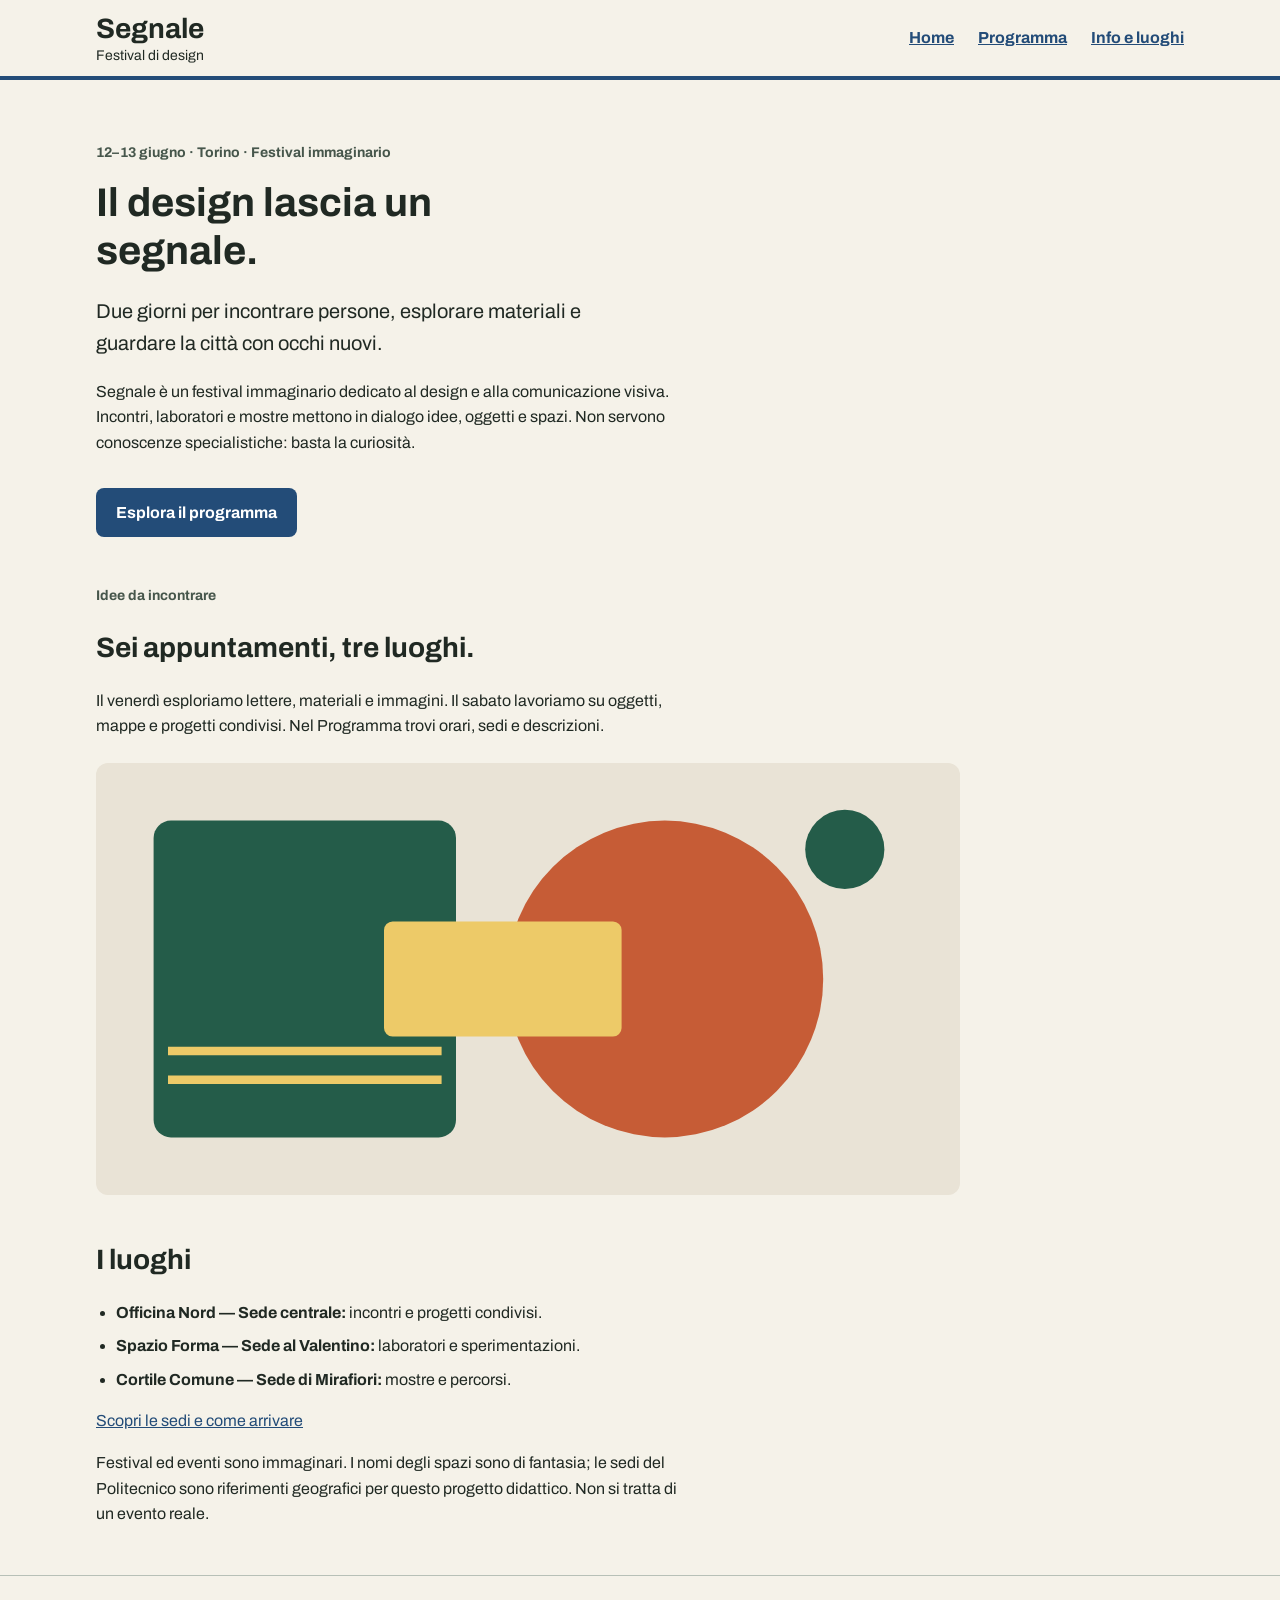
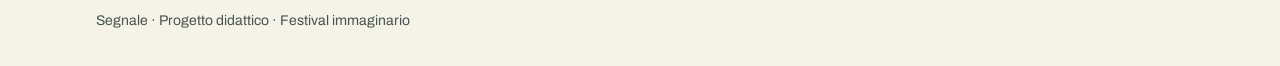
<file: index.html>
<!doctype html>
<html lang="it">
<head>
  <meta charset="utf-8">
  <meta name="viewport" content="width=device-width, initial-scale=1">
  <title>Segnale — Festival di design</title>
  <link rel="preconnect" href="https://fonts.googleapis.com">
<link rel="preconnect" href="https://fonts.gstatic.com" crossorigin>
<link href="https://fonts.googleapis.com/css2?family=Archivo:wght@400;700&display=swap" rel="stylesheet">
  <link rel="stylesheet" href="style.css">
</head>
<body>
  <a class="skip-link" href="#contenuto">Vai al contenuto</a>
  <header class="site-header">
    <div class="container">
      <a class="brand" href="index.html">Segnale<span>Festival di design</span></a>
      <nav>
        <a href="index.html">Home</a>
        <a href="programma.html">Programma</a>
        <a href="info.html">Info e luoghi</a>
      </nav>
    </div>
  </header>

  <main id="contenuto" class="container">
    <section class="intro">
      <p class="eyebrow">12–13 giugno · Torino · Festival immaginario</p>
      <h1 id="titolo-home">Il design lascia un segnale.</h1>
      <p class="lead">Due giorni per incontrare persone, esplorare materiali e guardare la città con occhi nuovi.</p>
      <p class="reading-text">Segnale è un festival immaginario dedicato al design e alla comunicazione visiva. Incontri, laboratori e mostre mettono in dialogo idee, oggetti e spazi. Non servono conoscenze specialistiche: basta la curiosità.</p>
      <a class="button-link" href="programma.html">Esplora il programma</a>
    </section>

    <section class="content-section">
      <p class="eyebrow">Idee da incontrare</p>
      <h2 id="titolo-festival">Sei appuntamenti, tre luoghi.</h2>
      <p class="reading-text">Il venerdì esploriamo lettere, materiali e immagini. Il sabato lavoriamo su oggetti, mappe e progetti condivisi. Nel Programma trovi orari, sedi e descrizioni.</p>
      <img class="festival-image" src="assets/festival.svg" alt="Composizione geometrica di cerchi e rettangoli nei colori del festival" width="1200" height="600">
    </section>

    <section class="content-section">
      <h2 id="titolo-luoghi">I luoghi</h2>
      <ul class="venues">
        <li><strong>Officina Nord — Sede centrale:</strong> incontri e progetti condivisi.</li>
        <li><strong>Spazio Forma — Sede al Valentino:</strong> laboratori e sperimentazioni.</li>
        <li><strong>Cortile Comune — Sede di Mirafiori:</strong> mostre e percorsi.</li>
      </ul>
      <p><a href="info.html">Scopri le sedi e come arrivare</a></p>
      <p class="reading-text">Festival ed eventi sono immaginari. I nomi degli spazi sono di fantasia; le sedi del Politecnico sono riferimenti geografici per questo progetto didattico. Non si tratta di un evento reale.</p>
    </section>
  </main>

  <footer class="site-footer"><div class="container"><p>Segnale · Progetto didattico · Festival immaginario</p></div></footer>
</body>
</html>
</file>
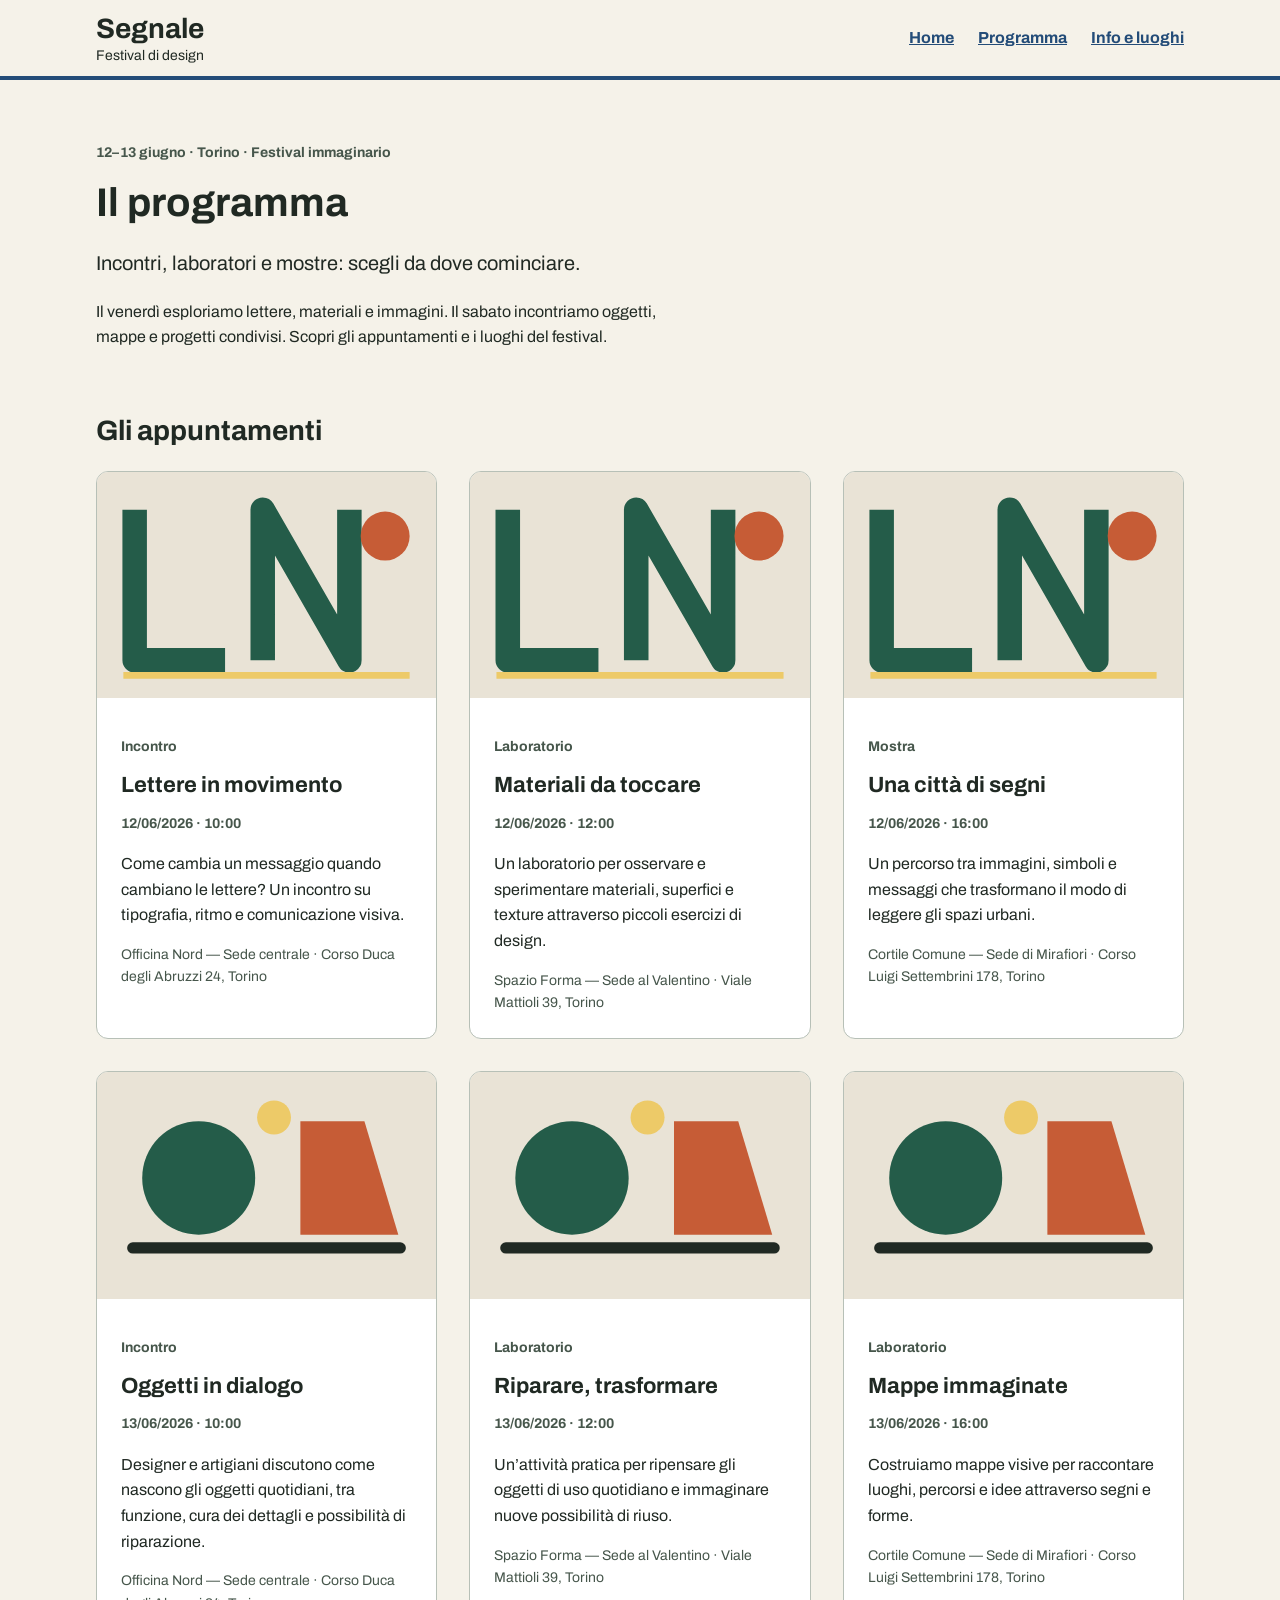
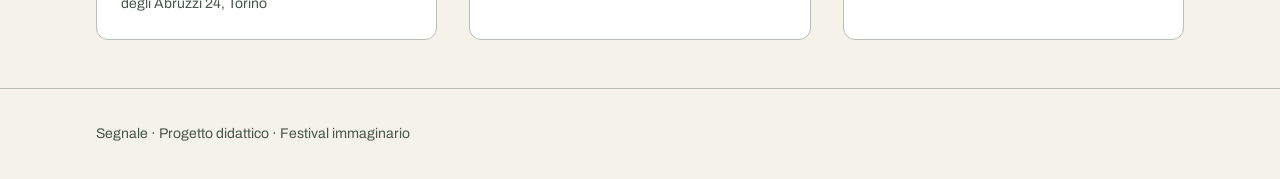
<file: programma.html>
<!doctype html>
<html lang="it">
<head>
  <meta charset="utf-8">
  <meta name="viewport" content="width=device-width, initial-scale=1">
  <title>Programma — Segnale</title>
  <link rel="preconnect" href="https://fonts.googleapis.com">
<link rel="preconnect" href="https://fonts.gstatic.com" crossorigin>
<link href="https://fonts.googleapis.com/css2?family=Archivo:wght@400;700&display=swap" rel="stylesheet">
  <link rel="stylesheet" href="style.css">
</head>
<body>
  <a class="skip-link" href="#contenuto">Vai al contenuto</a>
  <header class="site-header">
    <div class="container">
      <a class="brand" href="index.html">Segnale<span>Festival di design</span></a>
      <nav>
        <a href="index.html">Home</a>
        <a href="programma.html">Programma</a>
        <a href="info.html">Info e luoghi</a>
      </nav>
    </div>
  </header>

  <main id="contenuto" class="container">
    <section class="intro">
      <p class="eyebrow">12–13 giugno · Torino · Festival immaginario</p>
      <h1 id="titolo-programma">Il programma</h1>
      <p class="lead">Incontri, laboratori e mostre: scegli da dove cominciare.</p>
      <p class="reading-text">Il venerdì esploriamo lettere, materiali e immagini. Il sabato incontriamo oggetti, mappe e progetti condivisi. Scopri gli appuntamenti e i luoghi del festival.</p>
    </section>

    <section class="content-section">
      <h2 id="titolo-eventi">Gli appuntamenti</h2>
            <p id="stato-programma">Caricamento del programma…</p>
      <div class="event-grid" id="elenco-eventi"></div>
    </section>
  </main>

  <footer class="site-footer"><div class="container"><p>Segnale · Progetto didattico · Festival immaginario</p></div></footer>
  <script src="programma.js"></script>
</body>
</html>
</file>
<file: style.css>
/* Segnale: esempio completo della consegna su Home e Programma. */

/* Valori condivisi: le regole interessate li richiamano con var(). */
:root {
  --colore-primario: #234c78;
  --colore-primario-scuro: #163454;
  --colore-sfondo: #f5f2e9;
  --colore-testo: #202923;
  --font-testo: "Archivo", Arial, Helvetica, sans-serif;
  --font-titoli: "Archivo", Georgia, "Times New Roman", serif;
}

* {
  box-sizing: border-box;
}
html {
  scroll-padding-top: 11rem;
}

@media (min-width: 600px) {
  html {
    scroll-padding-top: 6rem;
  }
}

body {
  margin: 0;
  background: var(--colore-sfondo);
  color: var(--colore-testo);
  font-family: var(--font-testo);
  font-size: 1rem;
  line-height: 1.6;
}

a {
  color: var(--colore-primario);
}

a:hover {
  text-decoration: underline;
}

a:focus {
  outline: 3px solid var(--colore-testo);
}

.container {
  width: 92%;
  max-width: 68rem;
  margin: 0 auto;
}

.site-header {
  position: sticky;
  top: 0;
  z-index: 100;
  padding: 0.5rem 0;
  background: var(--colore-sfondo);
  border-bottom: 4px solid var(--colore-primario);
}

.brand {
  display: inline-block;
  color: var(--colore-testo);
  font-size: 1.25rem;
  font-weight: bold;
  line-height: 1.2;
  text-decoration: none;
}

.brand span {
  display: block;
  margin-top: 0.125rem;
  font-size: 0.8125rem;
  font-weight: normal;
}

/* Base (sotto 600 px): collegamenti in colonna. */
nav {
  display: flex;
  flex-direction: column;
  gap: 0;
  margin-top: 0.5rem;
}

nav a {
  display: block;
  padding: 0.35rem 0;
  font-weight: bold;
  line-height: 1.3;
}

@media (min-width: 600px) {
  .site-header {
    padding: 0.75rem 0;
  }

  /* Logo a sinistra, menu a destra sulla stessa riga. */
  .site-header .container {
    display: flex;
    flex-wrap: wrap;
    align-items: center;
    justify-content: space-between;
    gap: 0.5rem 2rem;
  }

  .brand {
    font-size: 1.75rem;
  }

  .brand span {
    font-size: 0.875rem;
  }

  nav {
    flex-direction: row;
    flex-wrap: wrap;
    gap: 0.25rem 1.5rem;
    margin-top: 0;
  }

  nav a {
    padding: 0.25rem 0;
  }
}



.intro {
  padding: 3rem 0 1rem;
}

.eyebrow,
.event-meta {
  color: #46564b;
  font-size: 0.875rem;
  font-weight: bold;
}

h1,
h2,
h3 {
  font-family: var(--font-titoli);
  line-height: 1.2;
}

h1 {
  max-width: 18ch;
  margin: 0.75rem 0 1.25rem;
  font-size: 2.5rem;
}

h2 {
  font-size: 1.75rem;
}

h3 {
  margin: 0.5rem 0 0.75rem;
  font-size: 1.375rem;
}

.lead {
  max-width: 48ch;
  font-size: 1.25rem;
}

.reading-text {
  max-width: 65ch;
}

.button-link {
  display: inline-block;
  margin-top: 1rem;
  padding: 0.75rem 1.25rem;
  border-radius: 0.5rem;
  background: var(--colore-primario);
  color: #ffffff;
  font-weight: bold;
  text-decoration: none;
}

.button-link:hover {
  background: var(--colore-primario-scuro);
}

.content-section {
  margin: 2rem 0 3rem;
}

.festival-image {
  display: block;
  width: 100%;
  max-width: 54rem;
  height: auto;
  margin-top: 1.5rem;
  border-radius: 0.75rem;
}

.venues {
  padding-left: 1.25rem;
}

.venues li {
  margin-bottom: 0.5rem;
}

/* Disposizione di base: una colonna. */
.event-grid {
  display: grid;
  grid-template-columns: 1fr;
  gap: 2rem;
}

.event-card {
  overflow: hidden;
  border: 1px solid #b7c0b7;
  border-radius: 0.75rem;
  background: #ffffff;
}

.event-card img {
  display: block;
  width: 100%;
  height: auto;
}

.event-body {
  padding: 1.5rem;
}

.event-place {
  margin-bottom: 0;
  color: #46564b;
  font-size: 0.875rem;
}

.site-footer {
  padding: 1.25rem 0;
  border-top: 1px solid #b7c0b7;
  color: #46564b;
  font-size: 0.875rem;
}

.skip-link {
  position: absolute;
  top: -6rem;
  left: 1rem;
  z-index: 200;
  padding: 0.75rem 1rem;
  background: #ffffff;
  color: var(--colore-testo);
}

.skip-link:focus {
  top: 1rem;
}

/* Da 600 px: due colonne. */
@media (min-width: 600px) {
  .event-grid {
    grid-template-columns: repeat(2, 1fr);
  }
}

/* Da 1024 px: tre colonne. Questa regola segue quella da 600 px. */
@media (min-width: 1024px) {
  .event-grid {
    grid-template-columns: repeat(3, 1fr);
  }
}

/* Info e luoghi: componenti aggiunti al sito esistente. */
button {
  padding: 0.65rem 0.5rem;
  border: 2px solid var(--colore-primario);
  border-radius: 0.5rem;
  background: var(--colore-primario);
  color: #ffffff;
  font-family: var(--font-testo);
  font-size: 1rem;
  font-weight: bold;
  cursor: pointer;
}

button:hover {
  background: var(--colore-primario-scuro);
}

button:focus {
  outline: 3px solid var(--colore-testo);
}

.venue-gallery {
  max-width: 54rem;
}

.venue-swiper {
  width: 100%;
}

.venue-slide {
  margin: 0;
  overflow: hidden;
  border: 1px solid #b7c0b7;
  border-radius: 0.75rem;
  background: #ffffff;
}

.venue-slide img {
  display: block;
  width: 100%;
  height: auto;
}

.venue-slide figcaption {
  padding: 1.25rem;
}

.gallery-controls {
  display: grid;
  grid-template-columns: repeat(2, 1fr);
  gap: 0.75rem;
  margin-top: 1rem;
}

.gallery-count {
  margin: 0.75rem 0 0;
  text-align: center;
}

@media (max-width: 319px) {
  .gallery-label {
    font-size: 0;
  }
}

.map-container {
  margin: 1.5rem 0;
  overflow: hidden;
  border: 1px solid #b7c0b7;
  border-radius: 0.75rem;
  background: #ffffff;
}

.map-container iframe {
  display: block;
  width: 100%;
  height: 28rem;
  border: 0;
}

.venue-addresses {
  display: grid;
  grid-template-columns: 1fr;
  gap: 1.5rem;
}

.venue-address {
  padding: 1.25rem;
  border: 1px solid #b7c0b7;
  border-radius: 0.75rem;
}

.teaching-note {
  margin-top: 2rem;
}

@media (min-width: 768px) {
  .venue-addresses {
    grid-template-columns: repeat(3, 1fr);
  }
}
.meteo {
  max-width: 40rem;
  padding: 1.25rem;
  border: 1px solid #b7c0b7;
  border-radius: 0.75rem;
  background: #ffffff;
}

.meteo-valori {
  display: grid;
  grid-template-columns: repeat(auto-fit, minmax(12rem, 1fr));
  gap: 0.25rem 1.5rem;
}

.meteo-valori p {
  margin: 0;
}

.meteo-orario {
  grid-column: 1 / -1;
  color: #46564b;
  font-size: 0.875rem;
}

.meteo-nota,
.meteo-fonte {
  max-width: 65ch;
  font-size: 0.875rem;
}

.meteo-errore {
  margin: 0;
  color: #8b1e1e;
}
</file>
